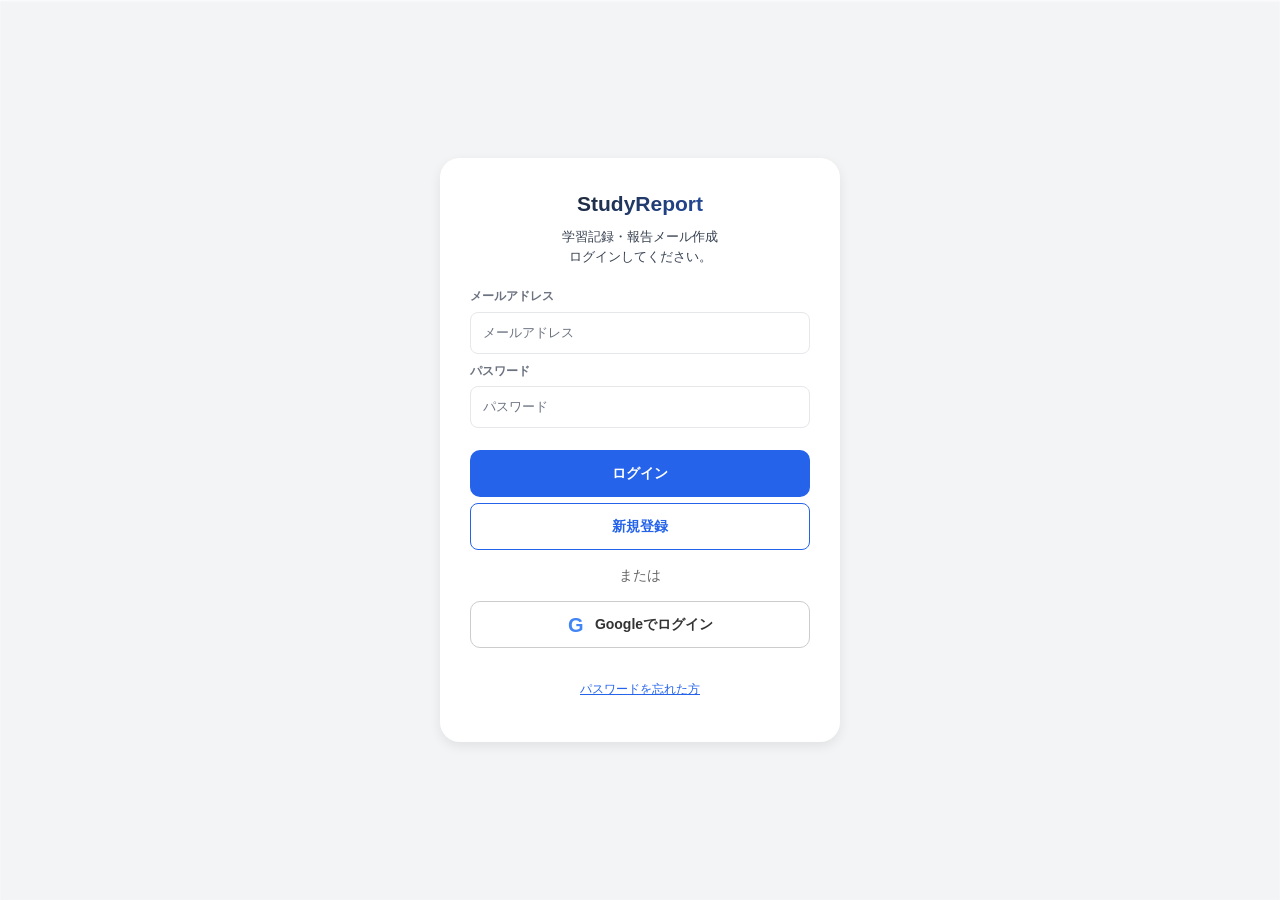
<file: index.html>
<!doctype html>
<html lang="ja">
  <head>
    <meta charset="UTF-8" />
    <meta name="viewport" content="width=device-width, initial-scale=1.0, viewport-fit=cover" />
    <meta name="theme-color" content="#2563eb" />
    <link rel="icon" type="image/x-icon" href="./assets/favicon.ico" />
    <link rel="icon" type="image/png" href="./assets/favicon.png" />
    <link rel="apple-touch-icon" href="./assets/apple-touch-icon-180x180.png" />
    <title>StudyReport</title>
    <script type="module" crossorigin src="./assets/index.js"></script>
    <link rel="stylesheet" crossorigin href="./assets/index.css">
  <link rel="manifest" href="./manifest.webmanifest"></head>
  <body>
    <div id="error-log" style="color: red; position: fixed; top: 0; left: 0; right: 0; z-index: 9999; background: white; padding: 10px; display: none; max-height: 50vh; overflow-y: auto; border-bottom: 2px solid red;">
      <div style="display: flex; justify-content: space-between; align-items: center; margin-bottom: 10px;">
        <h3 style="margin: 0;">システムエラーが発生しました</h3>
        <button onclick="window.location.reload()" style="padding: 8px 16px; background: #ef4444; color: white; border: none; border-radius: 4px; cursor: pointer;">再読み込み</button>
      </div>
      <div id="error-text" style="font-family: monospace; font-size: 12px; white-space: pre-wrap;"></div>
    </div>
    <script>
      window.addEventListener('error', function(event) {
        var el = document.getElementById('error-log');
        var textEl = document.getElementById('error-text');
        el.style.display = 'block';
        textEl.innerText += event.message + '\n';
      });
      window.addEventListener('unhandledrejection', function(event) {
        var el = document.getElementById('error-log');
        var textEl = document.getElementById('error-text');
        el.style.display = 'block';
        textEl.innerText += (event.reason ? event.reason.toString() : 'Unhandled Rejection') + '\n';
      });
    </script>
    <div id="root"></div>
    <div id="startup-skeleton" role="status" aria-label="StudyReportを読み込み中">
      <div aria-hidden="true">
        <div class="header-container">
          <div class="header-title-box">
            <h2>StudyReport</h2>
            <span class="skeleton-pulse skeleton-sync"></span>
          </div>
          <span class="settings-btn"><span class="skeleton-pulse skeleton-glyph"></span></span>
        </div>
        <div class="tab-navigation">
          <span class="tab-btn"><span class="skeleton-pulse skeleton-label"></span></span>
          <span class="tab-btn"><span class="skeleton-pulse skeleton-label"></span></span>
          <span class="tab-btn"><span class="skeleton-pulse skeleton-label"></span></span>
          <span class="tab-btn"><span class="skeleton-pulse skeleton-label"></span></span>
        </div>
        <div class="daily-goal-bar-container startup-goal">
          <div class="daily-goal-bar-empty">
            <span class="daily-goal-bar-empty-icon skeleton-pulse skeleton-glyph"></span>
            <span class="skeleton-pulse skeleton-goal-label"></span>
          </div>
        </div>
        <div class="section-header-row">
          <h3 class="section-title" style="border-bottom: none; margin-bottom: 0">学習を記録</h3>
          <span class="icon-add-btn skeleton-add">＋ 教材追加</span>
        </div>
        <div class="materials-section">
          <div class="category-group">
            <div class="category-title"><span class="skeleton-pulse skeleton-category"></span></div>
            <div class="materials-grid">
              <div class="material-card-placeholder"><span class="material-thumb skeleton-pulse"></span><span class="skeleton-pulse skeleton-book-label"></span></div>
              <div class="material-card-placeholder"><span class="material-thumb skeleton-pulse"></span><span class="skeleton-pulse skeleton-book-label"></span></div>
              <div class="material-card-placeholder"><span class="material-thumb skeleton-pulse"></span><span class="skeleton-pulse skeleton-book-label"></span></div>
            </div>
          </div>
        </div>
      </div>
    </div>
  </body>
</html>
</file>
